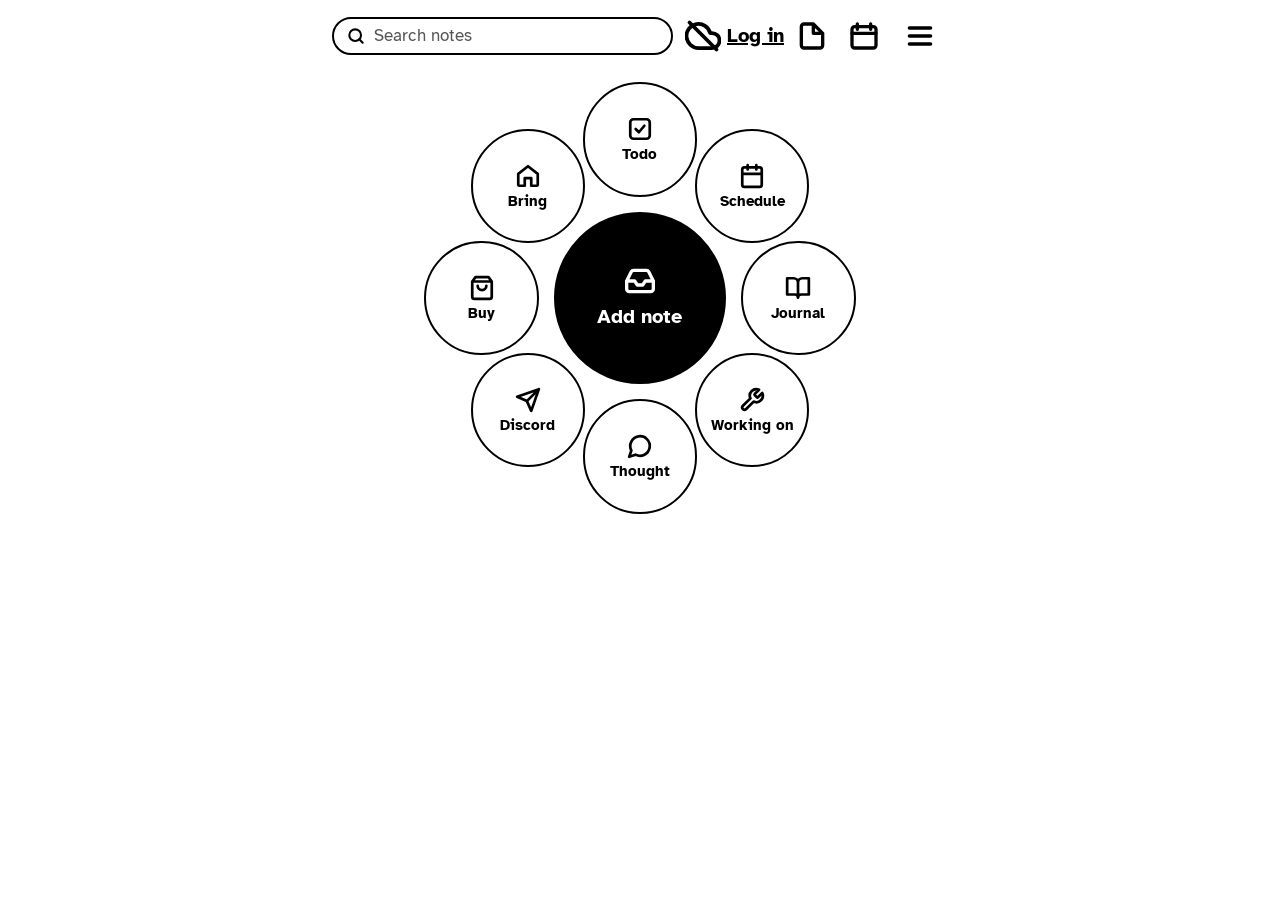
<file: index.html>
<!doctype html>
<html lang="en">
<head>
  <meta charset="utf-8">
  <!-- resizes-content: when the keyboard opens, the page shrinks to fit above it -->
  <meta name="viewport" content="width=device-width, initial-scale=1, interactive-widget=resizes-content">
  <script>
    // Phones that report a wider CSS screen than a Pixel (the Boox is ~500px) draw everything small; pin them to 412px.
    (() => {
      const meta = document.querySelector('meta[name=viewport]'), base = meta.content;
      const fit = () => {
        const narrow = Math.min(screen.width, screen.height), portrait = screen.height > screen.width;
        meta.content = portrait && narrow > 430 && narrow < 600 ? base.replace('width=device-width, initial-scale=1', 'width=412') : base;
      };
      fit();
      addEventListener('orientationchange', fit);
    })();
  </script>
  <meta name="theme-color" content="#ffffff">
  <title>Dash</title>
  <link rel="manifest" href="manifest.json">
  <link rel="icon" href="icons/icon-192.png">
  <link rel="stylesheet" href="style.css">
</head>
<body>
  <section id="home">
    <div class="sync-row">
      <div class="search-row">
        <input id="search" type="search" placeholder="Search notes" autocomplete="off" enterkeyhint="search">
        <button id="search-clear" class="quiet" hidden>Clear</button>
      </div>
      <span id="sync-status" role="button"></span>
      <button id="transfer-btn" type="button" aria-label="Transfer"><svg viewBox="0 0 24 24" width="32" height="32" fill="none" stroke="currentColor" stroke-width="2.5" stroke-linecap="round" stroke-linejoin="round" aria-hidden="true"><path d="M13 3H6a2 2 0 0 0-2 2v14a2 2 0 0 0 2 2h12a2 2 0 0 0 2-2V10l-7-7zM13 3v7h7"/></svg></button>
      <a id="planner-link" href="plan.html" aria-label="Week planner"><svg viewBox="0 0 24 24" width="32" height="32" fill="none" stroke="currentColor" stroke-width="2.5" stroke-linecap="round" stroke-linejoin="round" aria-hidden="true"><rect x="3" y="5" width="18" height="16" rx="2"/><path d="M7 3v4m10-4v4M3 10h18"/></svg></a>
      <button id="menu-btn" aria-label="Menu" aria-expanded="false" aria-controls="menu"><svg viewBox="0 0 24 24" width="32" height="32" fill="none" stroke="currentColor" stroke-width="2.5" stroke-linecap="round" aria-hidden="true"><path d="M4 6h16M4 12h16M4 18h16"/></svg></button>
      <div id="menu" hidden>
        <button id="add-project-btn">New project</button>
        <button id="export-btn">Export</button>
        <button id="help-btn">Help</button>
        <button id="refresh-btn">Hard refresh</button>
        <button id="login-btn">Log in</button>
      </div>
    </div>
    <!-- Today's schedule around now (schedule.js) and, beside it, a few to-dos
         (home.js). Tapping either opens it. -->
    <div id="glance">
      <div id="home-schedule" role="button" hidden></div>
      <div id="home-todos" role="button" hidden></div>
    </div>
    <div id="search-results" hidden></div>
    <div id="categories">
      <!-- home.js puts the eight built-in categories around Add note. -->
      <div id="flower">
        <button id="add-any-btn" class="primary"><svg viewBox="0 0 24 24" width="32" height="32" fill="none" stroke="currentColor" stroke-width="2.5" stroke-linecap="round" stroke-linejoin="round" aria-hidden="true"><path d="M22 12h-6l-2 3h-4l-2-3H2M5.45 5.11L2 12v6a2 2 0 0 0 2 2h16a2 2 0 0 0 2-2v-6l-3.45-6.89A2 2 0 0 0 16.76 4H7.24a2 2 0 0 0-1.79 1.11z"/></svg>Add note</button>
      </div>
      <div id="projects"></div>
    </div>
  </section>

  <section id="login" hidden>
    <div class="bar">
      <button class="back" aria-label="Back"><svg viewBox="0 0 24 24" width="30" height="30" fill="none" stroke="currentColor" stroke-width="3" stroke-linecap="round" stroke-linejoin="round" aria-hidden="true"><path d="M15 5l-7 7 7 7"/></svg></button>
      <h1>Log in</h1>
    </div>
    <p>Log in with the same email on each device to sync notes between them.</p>
    <form id="email-form">
      <input id="email" type="email" autocomplete="email" placeholder="Email" required>
      <button class="primary">Send code</button>
    </form>
    <form id="code-form" hidden>
      <p id="code-sent"></p>
      <input id="code" inputmode="numeric" autocomplete="one-time-code" placeholder="Code from email" required>
      <button class="primary">Log in</button>
    </form>
    <p id="login-msg"></p>
  </section>

  <section id="help" hidden>
    <div class="bar">
      <h1>Help</h1>
      <button class="back" aria-label="Back"><svg viewBox="0 0 24 24" width="30" height="30" fill="none" stroke="currentColor" stroke-width="3" stroke-linecap="round" stroke-linejoin="round" aria-hidden="true"><path d="M15 5l-7 7 7 7"/></svg></button>
    </div>
    <p>Tap a category to read it, hold one to write. Notes save on this device, and sync to your other devices if you log in.</p>
    <ul>
      <li><b>Add note</b> writes without picking a category. Start a note with its folder (<i>bring blender</i>, <i>thought …</i>, <i>journal …</i>, a project's name) and it goes there, minus that word. <i>I think …</i> goes to Thought and <i>today was …</i> to Journal, word kept. Anything else goes to Todo.</li>
      <li>A note that's already in its category isn't added twice.</li>
      <li><b>Hold</b> a category until it turns black, then let go, to write. <b>Enter</b> adds the note and starts the next one. <b>Save</b> or your phone's back button saves what's left and goes back.</li>
      <li>The cloud at the top shows sync: a tick when synced, a line through it when not. Tap it for details.</li>
      <li>Tap the calendar icon to open the <b>Week planner</b>.</li>
      <li><b>Show times</b> is remembered for each category separately.</li>
      <li>On the notes screen, <b>double-tap</b> or <b>hold</b> blank space to go back.</li>
      <li><b>Search</b> looks through every category. Tap a category heading in the results to open it.</li>
      <li>Deleting a note or discarding a draft shows an <b>Undo</b>.</li>
      <li><b>Back burner</b> is the lower half of Working on, for goals set aside for later. <b>↓</b> on a Working on note (or the flame on a Todo note) moves it there and <b>↑</b> moves it back up. Tap its heading to fold it away. Add note files <i>back burner …</i> there.</li>
      <li>In <b>Todo</b>, <b>Buy</b>, <b>Bring</b>, <b>Working on</b>, <b>Back burner</b>, <b>Discord</b> and your projects, the tick marks a note done. To delete one instead, swipe it sideways.</li>
      <li><b>Discord</b> notes like <b>alex see you at 6</b> are sent as DMs by the DashSender plugin (see the README) once Discord is open and they're 2 minutes old. Sent ones are listed under <b>Sent</b>; a failed one is rewritten starting with <b>!</b>.</li>
      <li>On the home screen, <b>hold</b> a to-do until it turns black, then let go, to mark it done.</li>
      <li><b>Replace</b> (the two arrows next to Delete) deletes a note and opens the text box for a new one, for ticking off a task and writing the next. Todo, Journal, Thought, Bring, Working on and Back burner don't have it.</li>
      <li>Tap the document icon to open <b>Transfer</b>, which has three blank text boxes for copying text between computers. Paste into one, then open it on the other computer and tap <b>Copy</b>. Bookmark <b>/#transfer/1</b>, <b>/#transfer/2</b> or <b>/#transfer/3</b> to open a box directly. They sync when you're logged in, and stay until you <b>Clear</b> them.</li>
      <li>Tap <b>Schedule</b> or today's schedule on the home screen to open the <b>Week planner</b>. To write a schedule as text, hold <b>Schedule</b> or tap <b>Paste</b> in the planner, one line per block, like <i>9:00-11:30 Foosball</i>. A heading like <i>Mon</i> starts a day's schedule. Start a block title with <i>Fixed:</i> to keep its time.</li>
      <li>In <b>Todo</b>, to-dos already on a planner day sit under <b>Scheduled</b> with their day and time, and the home screen shows only the unscheduled ones.</li>
      <li>In the <b>Week planner</b>, drag a Todo onto an <b>To do</b> shelf or into a timeline, or tap a dashed suggestion to accept it. It leaves the planner's To Do while it's on a day, but the original stays in Dash's Todo. Renaming, deleting or ticking (in the block editor) a scheduled block does the same to its Todo. Click a day's name for <b>Template…</b> to pick, edit or create a day template (a blank one lets you add your own events) or <b>Woke at…</b> to restack after a late start, or <b>Routine</b> to pick a template for each day of the week, or click a goal to set its weekly hours. Dropping or stretching a block onto others pushes them (and whatever follows) down, skipping pinned blocks, which never move unless you drag them (and dragging keeps the pin; only the block editor's Pin box removes it); deleting or shrinking one leaves a gap instead of pulling the rest up. The planner saves to your Schedule by itself a second after each change, and items you add there also go into Todo. To reschedule without dragging, open a block and change its <b>Day</b> or <b>Starts</b>, or tap <b>+15m</b>, <b>Later today</b>, <b>Tomorrow</b> or <b>To do</b>. On a phone, swipe sideways to change day and hold a block before dragging it.</li>
      <li>Drop a block just above another to finish before it with the required break. Routines, meals and buffers can touch the blocks on either side. Other sessions get 5 minutes afterward if under 35 minutes, or 10 minutes if 35 minutes or longer. A tight drop can shorten a session to 70% of its original length. If it cannot fit, choose a highlighted opening or skip the outgoing break when offered.</li>
    </ul>
    <h2>On a computer</h2>
    <ul>
      <li><b>Esc</b> goes back, saving what's in the text box. On the home screen it clears the search.</li>
      <li><b>Ctrl+Enter</b> or <b>Ctrl+S</b> saves the text box and goes back, even in a schedule.</li>
      <li><b>A</b> or <b>E</b> opens the text box: Add note on the home screen, or the category you're reading.</li>
      <li><b>1</b> to <b>8</b> on the home screen open Todo, the Week planner, Journal, Working on, Thought, Discord, Buy and Bring. <b>/</b> goes to the search box.</li>
      <li>On the notes screen, <b>↓</b> <b>↑</b> pick a note. <b>X</b> ticks it off (or deletes it where there's no tick), <b>Delete</b> deletes it, <b>R</b> replaces it and <b>B</b> moves it to or from Back burner.</li>
      <li><b>T</b> shows or hides times. <b>U</b> or <b>Ctrl+Z</b> is Undo. <b>?</b> opens this help.</li>
    </ul>
    <p><a href="https://github.com/sunnwydays/quick-notes" target="_blank" rel="noopener">GitHub</a></p>
  </section>

  <section id="editor" hidden>
    <div class="bar">
      <h1 id="editor-title"></h1>
      <button id="discard-btn">Discard</button>
      <button id="save-btn" class="primary">Save</button>
    </div>
    <div id="editor-tools" class="tools"></div>
    <div id="editor-recent"></div>
    <textarea id="text" autocapitalize="sentences"></textarea>
  </section>

  <!-- Three blank text boxes for copying text between computers (transfer.js). -->
  <section id="transfer" hidden>
    <div class="bar">
      <h1 id="transfer-title"></h1>
      <button class="back" aria-label="Back"><svg viewBox="0 0 24 24" width="30" height="30" fill="none" stroke="currentColor" stroke-width="3" stroke-linecap="round" stroke-linejoin="round" aria-hidden="true"><path d="M15 5l-7 7 7 7"/></svg></button>
    </div>
    <div class="tools">
      <div id="pad-tabs"></div>
      <button id="pad-prev-btn" class="quiet">Previous</button>
      <button id="pad-copy-btn" class="quiet">Copy</button>
      <button id="pad-clear-btn" class="quiet">Clear</button>
    </div>
    <p id="pad-status" role="status"></p>
    <textarea id="pad" autocapitalize="off" autocorrect="off" spellcheck="false" aria-label="Transfer text"></textarea>
  </section>

  <section id="entries" hidden>
    <div class="bar">
      <h1 id="entries-title"></h1>
      <button id="add-btn">Add</button>
      <button class="back" aria-label="Back"><svg viewBox="0 0 24 24" width="30" height="30" fill="none" stroke="currentColor" stroke-width="3" stroke-linecap="round" stroke-linejoin="round" aria-hidden="true"><path d="M15 5l-7 7 7 7"/></svg></button>
    </div>
    <div class="tools">
      <button id="remove-project-btn" class="quiet" hidden>Remove project</button>
      <button id="copy-btn" class="quiet">Copy all</button>
      <button id="times-btn" class="quiet">Show times</button>
    </div>
    <div id="entries-list"></div>
  </section>

  <div id="undo-bar" hidden>
    <span id="undo-msg"></span>
    <button id="undo-btn">Undo</button>
  </div>


  <script src="data.js"></script>
  <script src="views.js"></script>
  <script src="gestures.js"></script>
  <script src="home.js"></script>
  <script src="search.js"></script>
  <script src="editor.js"></script>
  <script src="autofile.js"></script>
  <script src="entries.js"></script>
  <script src="transfer.js"></script>
  <script src="plan-engine.js"></script>
  <script src="schedule.js"></script>
  <script src="export.js"></script>
  <script src="sync.js"></script>
  <script src="login.js"></script>
  <script src="help.js"></script>
  <script src="keys.js"></script>
  <script src="main.js"></script>
</body>
</html>
</file>
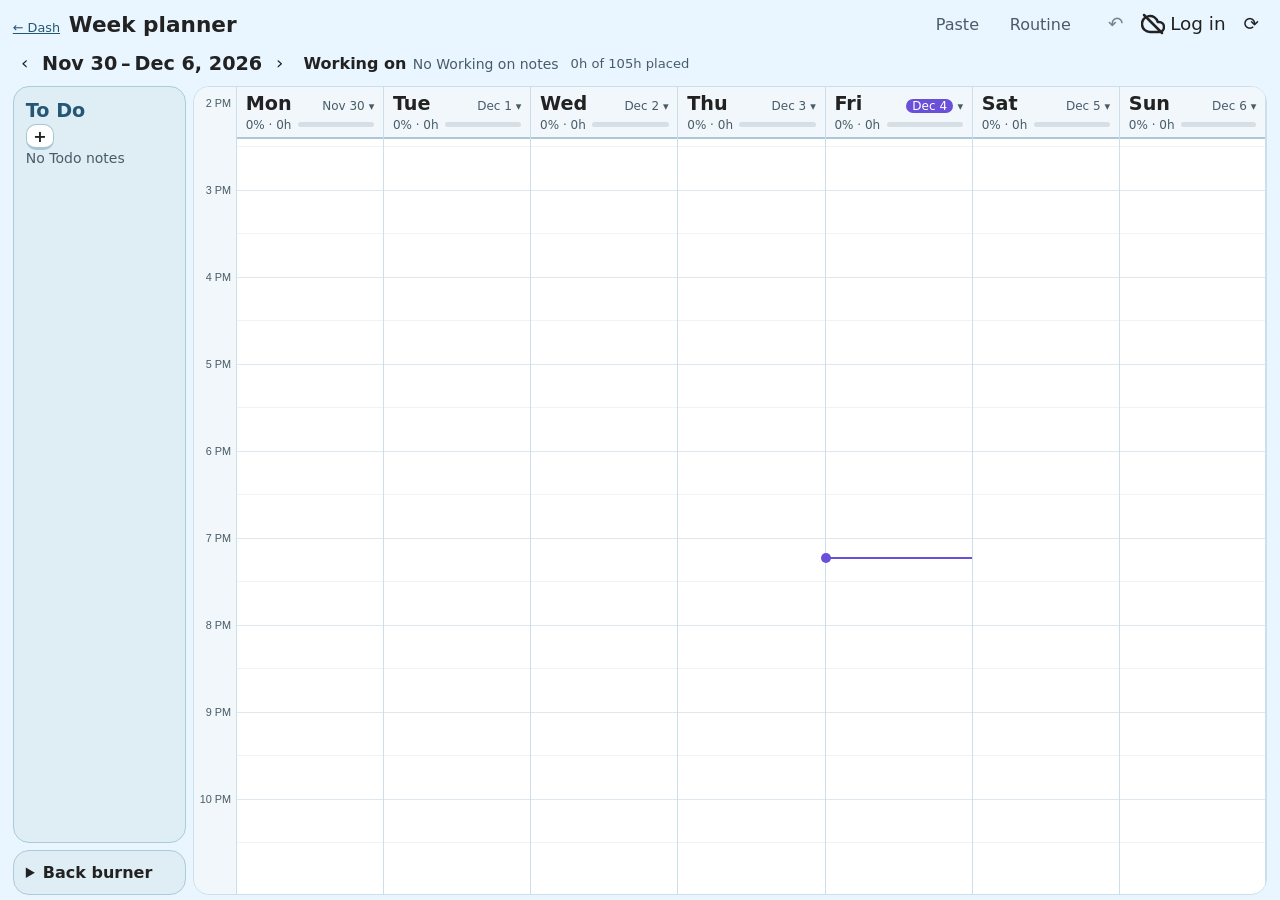
<file: plan.html>
<!doctype html>
<html lang="en">
<head>
  <meta charset="utf-8">
  <meta name="viewport" content="width=device-width, initial-scale=1">
  <script>
    // Phones that report a wider CSS screen than a Pixel (the Boox is ~500px) draw everything small; pin them to 412px.
    (() => {
      const meta = document.querySelector('meta[name=viewport]'), base = meta.content;
      const fit = () => {
        const narrow = Math.min(screen.width, screen.height), portrait = screen.height > screen.width;
        meta.content = portrait && narrow > 430 && narrow < 600 ? base.replace('width=device-width, initial-scale=1', 'width=412') : base;
      };
      fit();
      addEventListener('orientationchange', fit);
    })();
  </script>
  <meta name="theme-color" content="#eaf6ff">
  <title>Week planner - Dash</title>
  <link rel="icon" href="icons/icon-192.png">
  <link rel="stylesheet" href="plan.css">
</head>
<body>
  <main id="planner">
    <header class="masthead">
      <div class="planner-title">
        <a class="dash-link" href="./">← Dash</a>
        <h1>Week planner</h1>
      </div>
      <div class="actions">
        <button id="plan-paste" class="quiet" type="button" title="Paste a schedule written as text">Paste</button>
        <button id="week-routine" class="quiet" type="button" title="Pick a template for each day this week">Routine</button>
        <span class="system-actions">
          <button id="plan-undo-btn" class="icon" type="button" aria-label="Undo" title="Undo" disabled>↶</button>
          <button id="sync-status" class="icon" type="button"></button>
          <button id="login-btn" type="button" hidden>Log in</button>
          <button id="hard-refresh" class="icon" type="button" aria-label="Hard refresh" title="Hard refresh">⟳</button>
        </span>
      </div>
    <div id="drag-zones" aria-hidden="true" hidden><div id="drag-todo"><svg viewBox="0 0 24 24" width="26" height="26" fill="none" stroke="currentColor" stroke-width="2.2" stroke-linecap="round" stroke-linejoin="round"><path d="M9 14 4 9l5-5M4 9h11a5 5 0 0 1 0 10h-3"/></svg><span>To do</span></div><div id="drag-missed"><svg viewBox="0 0 24 24" width="26" height="26" fill="none" stroke="currentColor" stroke-width="2.2" stroke-linecap="round" stroke-linejoin="round"><path d="M5 12h14M13 6l6 6-6 6"/></svg><span>Missed</span></div><div id="drag-trash"><svg viewBox="0 0 24 24" width="26" height="26" fill="none" stroke="currentColor" stroke-width="2.2" stroke-linecap="round" stroke-linejoin="round"><path d="M3 6h18M8 6V4h8v2M6 6l1 14h10l1-14M10 10v6M14 10v6"/></svg><span>Delete</span></div></div>
    </header>
    <div class="week-overview">
      <div class="week-nav">
        <button id="week-prev" class="icon" type="button" aria-label="Previous week">‹</button>
        <h2 id="week-range"></h2>
        <button id="week-next" class="icon" type="button" aria-label="Next week">›</button>
        <button id="week-today" class="quiet" type="button" hidden>This week</button>
      </div>
      <p class="muted" id="plan-status" role="status"></p>
      <p id="up-next" hidden></p>
      <section id="goals" aria-label="Working on"></section>
      <p class="muted" id="week-stats"><span id="week-load"></span></p>
      <section id="drop-choices" aria-label="Rescheduling options" aria-live="polite" hidden></section>
    </div>
    <nav id="day-tabs" aria-label="Day"></nav>
    <div class="board">
      <aside id="tray" class="tray"></aside>
      <div class="board-scroll">
        <section id="week" aria-labelledby="week-range"></section>
      </div>
    </div>
  </main>
  <section id="login" class="panel" aria-labelledby="login-title" hidden>
    <button id="login-back" type="button">← Planner</button>
    <h1 id="login-title">Log in</h1>
    <p>Use the same email as Dash to sync your notes.</p>
    <form id="email-form">
      <label>Email <input id="email" type="email" autocomplete="email" required></label>
      <button class="primary">Send code</button>
    </form>
    <form id="code-form" hidden>
      <p id="code-sent"></p>
      <label>Code <input id="code" inputmode="numeric" autocomplete="one-time-code" required></label>
      <button class="primary">Log in</button>
    </form>
    <p id="login-msg" role="status"></p>
  </section>
  <dialog id="block-editor" aria-labelledby="block-editor-title">
    <form id="block-form">
      <div class="editor-head">
        <h2 id="block-editor-title">Add item</h2>
        <button id="block-done" class="icon" type="button" aria-label="Done" title="Done"><svg viewBox="0 0 24 24" width="22" height="22" fill="none" stroke="currentColor" stroke-width="2.5" stroke-linecap="round" stroke-linejoin="round" aria-hidden="true"><path d="M4 12l5 5L20 6"/></svg></button>
        <button id="block-delete" class="icon" type="button" aria-label="Delete" title="Delete"><svg viewBox="0 0 24 24" width="22" height="22" fill="none" stroke="currentColor" stroke-width="2.5" stroke-linecap="round" stroke-linejoin="round" aria-hidden="true"><path d="M3 6h18M8 6V4h8v2M6 6l1 14h10l1-14M10 10v6M14 10v6"/></svg></button>
        <label id="block-pin" class="icon pin-toggle" title="Pin at this time"><input name="pin" type="checkbox" aria-label="Pin"><span aria-hidden="true">📌</span></label>
      </div>
      <label>Item<textarea name="text" rows="1" required autofocus placeholder="e.g. Gym, or Lab 3 intro written"></textarea></label>
      <p id="block-hint" class="muted" role="status" hidden></p>
      <p id="block-where" class="muted"></p>
      <div id="block-main-row" class="field-row">
        <label id="block-length">Length <input name="size" type="number" min="5" max="720" required data-scrub></label>
        <label>Goal <select name="goal"></select></label>
      </div>
      <div id="block-when" class="field-row">
        <label>Day <select id="block-day" name="day"></select></label>
        <label id="block-start">Starts <input name="time" type="time"></label>
      </div>
      <div id="block-quick" class="quick-row" aria-label="Reschedule">
        <button type="button" class="quiet" data-quick="later15">+15m</button>
        <button type="button" class="quiet" data-quick="later">Later today</button>
        <button type="button" class="quiet" data-quick="tomorrow">Tomorrow</button>
        <button type="button" class="quiet" data-quick="tray">To do</button>
      </div>
      <details id="block-more">
        <summary>More</summary>
        <div class="more-fields">
          <label>Next <input name="next" placeholder="First step for the next block"></label>
          <div class="field-row">
            <div>
              <div class="kind-heading">
                <label for="block-kind">Kind</label>
                <button type="button" id="kind-info" aria-label="Which kinds skip breaks?" aria-expanded="false" aria-controls="kind-help">&#9432;</button>
              </div>
              <select id="block-kind" name="kind"></select>
            </div>
          </div>
          <p id="kind-help" class="muted" hidden></p>
          <label id="block-copy-row">Copy to <select id="block-copy"></select></label>
        </div>
      </details>
      <p id="block-error" class="warning" role="alert" hidden></p>
      <button id="block-openings" type="button" hidden>See other openings</button>
      <div class="actions">
        <button type="submit" class="primary">Apply</button>
        <button id="block-cancel" type="button">Cancel</button>
        <button id="block-buffer" type="button" class="quiet" title="Add this time as a Buffer">Buffer</button>
      </div>
    </form>
  </dialog>
  <dialog id="routine-editor" aria-labelledby="routine-title">
    <form id="routine-form">
      <h2 id="routine-title">Week routine</h2>
      <div class="routine-grid">
        <div id="routine-days" class="routine-days"></div>
        <div id="routine-choices" class="choices"></div>
      </div>
      <p class="muted">Templates that need an event time (exam, game) aren't listed here. Set those with Template… in the day's menu.</p>
      <p id="routine-error" class="warning" role="alert" hidden></p>
      <div class="actions">
        <button class="primary">Apply routine</button>
        <button id="routine-cancel" type="button">Cancel</button>
      </div>
    </form>
  </dialog>
  <dialog id="template-editor" aria-labelledby="template-title">
    <form id="template-form">
      <h2 id="template-title">Day template</h2>
      <div id="template-choices" class="choices"></div>
      <div class="actions">
        <button id="template-edit" type="button">Edit template</button>
        <button id="template-new" type="button">New template</button>
      </div>
      <div id="event-fields" hidden>
        <label>Event name <input name="event"></label>
        <div class="field-row">
          <label>Starts <input name="start" type="time"></label>
          <label>Length <input name="duration" type="number" min="5" max="720" data-scrub></label>
        </div>
      </div>
      <p id="template-error" class="warning" role="alert" hidden></p>
      <div class="actions">
        <button class="primary">Apply template</button>
        <button id="template-cancel" type="button">Cancel</button>
      </div>
    </form>
  </dialog>
  <dialog id="template-def" aria-labelledby="template-def-title">
    <form id="template-def-form">
      <h2 id="template-def-title">Edit template</h2>
      <label>Name <input name="name" required maxlength="40"></label>
      <label>What it does <input name="hint" maxlength="140" placeholder="Optional"></label>
      <div class="field-row">
        <label>Wake <input name="wake" type="time" required></label>
        <label class="check"><input name="event" type="checkbox"> Asks for an event</label>
      </div>
      <div class="template-layout">
        <div class="panel template-day-scroll">
          <div id="template-day" class="timeline"></div>
        </div>
        <div class="template-side">
          <p id="template-block-hint" class="muted">Click or drag on the day to add a block. Drag a block to move it; tap it to edit.</p>
          <div id="template-block" class="template-block" hidden>
            <label>Title <input data-f="text" maxlength="80" placeholder="e.g. Gym"></label>
            <label>Starts <input data-f="time" type="time"></label>
            <label>Length <input data-f="mins" type="number" min="5" max="960" data-scrub></label>
            <label>Kind <select data-f="kind"></select></label>
            <label class="check"><input data-f="pin" type="checkbox"> Pinned event</label>
            <button id="template-block-delete" type="button">Remove block</button>
          </div>
        </div>
      </div>
      <p id="template-def-error" class="warning" role="alert" hidden></p>
      <div class="actions">
        <button type="submit" class="primary">Save template</button>
        <button id="template-def-cancel" type="button">Cancel</button>
        <button id="template-def-delete" type="button">Delete</button>
      </div>
    </form>
  </dialog>
  <dialog id="goal-editor" aria-labelledby="goal-title">
    <form id="goal-form">
      <h2 id="goal-title">Goal budget</h2>
      <label>Weekly hours <input name="hours" type="number" min="0" max="168" step="0.25" placeholder="No budget"></label>
      <label>Colour <select name="colour"></select></label>
      <div class="actions">
        <button class="primary">Apply</button>
        <button id="goal-cancel" type="button">Cancel</button>
      </div>
    </form>
  </dialog>
  <dialog id="paste-editor" aria-labelledby="paste-title">
    <form id="paste-form">
      <h2 id="paste-title">Paste schedule</h2>
      <p class="muted">One line per block, like <i>9:00-11:30 Foosball</i>. A heading like <i>Mon</i> starts that day; without one it's today. Start a title with <i>Fixed:</i> to pin it.</p>
      <textarea name="text" rows="10" required aria-label="Schedule text"></textarea>
      <p id="paste-error" class="warning" role="alert" hidden></p>
      <div class="actions">
        <button type="submit" class="primary">Replace days</button>
        <button id="paste-cancel" type="button">Cancel</button>
      </div>
    </form>
  </dialog>
  <dialog id="restack-editor" aria-labelledby="restack-title">
    <form id="restack-form">
      <h2 id="restack-title">Woke at…</h2>
      <p id="restack-text" class="muted"></p>
      <label>Time <input name="time" type="time" required autofocus></label>
      <div class="actions">
        <button type="submit" class="primary">Restack day</button>
        <button id="restack-cancel" type="button">Cancel</button>
      </div>
    </form>
  </dialog>
  <script src="data.js"></script>
  <script src="gestures.js"></script>
  <script src="sync.js"></script>
  <script src="login.js"></script>
  <script src="plan-engine.js"></script>
  <script src="schedule.js"></script>
  <script src="plan.js"></script>
</body>
</html>
</file>
<file: style.css>
/* E-ink friendly: pure black on white, no shadows, gradients, transitions or hover effects.
   Three kinds of button: solid black for the main action (.primary), a 2px outline for the
   rest, and plain bold text or an icon for minor ones (.quiet), so the screen isn't all boxes. */
* { box-sizing: border-box; }
/* Chrome's own button styling can fade colour changes; make them instant. */
*, *::before, *::after { transition: none !important; animation: none !important; }
[hidden] { display: none !important; }

/* Self-hosted (and cached by sw.js) so they work offline. Atkinson Hyperlegible for the
   interface, Literata (designed for e-readers) for the notes themselves. Latin only;
   other scripts fall back to the system font. */
@font-face { font-family: 'Atkinson'; src: url(fonts/atkinson-400.woff2) format('woff2'); font-weight: 400; font-display: swap; }
@font-face { font-family: 'Atkinson'; src: url(fonts/atkinson-700.woff2) format('woff2'); font-weight: 700; font-display: swap; }
@font-face { font-family: 'Literata'; src: url(fonts/literata.woff2) format('woff2'); font-weight: 200 900; font-display: swap; }

html, body { margin: 0; background: #fff; color: #000; }
body {
  font: 20px/1.4 Atkinson, system-ui, sans-serif;
  -webkit-tap-highlight-color: transparent;
}
h1, h2 { font-weight: 700; letter-spacing: -0.01em; line-height: 1.2; }
section { padding: 12px; max-width: 640px; margin: 0 auto; }

button {
  appearance: none;
  -webkit-appearance: none;
  font: inherit;
  color: #000;
  background: #fff;
  border: 2px solid #000;
  border-radius: 12px;
  padding: 10px 16px;
  min-height: 56px;
}
button.primary { background: #000; color: #fff; font-weight: 700; }
button.quiet { border-color: transparent; background: transparent; font-weight: 700; }

/* Each round tile: the icon, then the name under it, centred, with enough padding to keep it off the curve. */
#projects button, #flower button {
  display: flex; flex-direction: column; align-items: center; justify-content: center; gap: 4px;
  aspect-ratio: 1; min-height: 0; padding: 12px; border-radius: 50%; text-align: center; overflow-wrap: anywhere;
}
.tile-name { font-size: 17px; font-weight: 700; line-height: 1.1; }
.icon { display: flex; flex: none; }
.icon svg { display: block; }
/* Holding a category opens its editor, so don't select its label or show a callout. */
.tile { user-select: none; -webkit-user-select: none; -webkit-touch-callout: none; }

/* The flower and the projects reach 8px into the page's side padding on a phone, for
   bigger circles; on a wide screen they're 440px, centred. */
#flower, #projects { margin: 0 max(-8px, (100% - 440px) / 2); }

/* The built-ins: eight petals evenly round a larger Add note, the first at the top and
   the rest clockwise. Petals are 26% of the width and Add note 39%; the petals' centres
   are 36% of the width from its centre. Lefts and tops are % of the width, which is
   also the height. */
#flower { position: relative; aspect-ratio: 1; }
#flower .tile { position: absolute; width: 26%; padding: 8px; }
#flower .tile-name { font-size: 15px; }
#flower .tile:nth-child(1) { left: 37%; top: 1%; }
#flower .tile:nth-child(2) { left: 62.46%; top: 11.54%; }
#flower .tile:nth-child(3) { left: 73%; top: 37%; }
#flower .tile:nth-child(4) { left: 62.46%; top: 62.46%; }
#flower .tile:nth-child(5) { left: 37%; top: 73%; }
#flower .tile:nth-child(6) { left: 11.54%; top: 62.46%; }
#flower .tile:nth-child(7) { left: 1%; top: 37%; }
#flower .tile:nth-child(8) { left: 11.54%; top: 11.54%; }
#flower #add-any-btn { position: absolute; left: 30.5%; top: 30.5%; width: 39%; gap: 6px; font-size: 20px; }

/* Like the tiles, the whole page can't be selected while the finger from a long press is still down. */
body.still-held * { user-select: none !important; -webkit-user-select: none !important; -webkit-touch-callout: none !important; }

/* Projects: a zigzag of four circles a row, each a slightly different size, so they don't
   read as a grid. Each takes a quarter of the width; the bigger ones overlap their neighbours'
   quarters, which the up-down zigzag leaves room for. They overlap only a little, so
   the dips are shallow (2% of the width between neighbours) and a row is 37% of the
   width tall. A short last row is centred. All sizes and offsets are % of the width
   (at 404px, on a 412px phone: 109, 97, 105 and 93px circles). The last right margin
   is a hair short of 1% so rounding can't wrap the row. */
#projects { display: flex; flex-wrap: wrap; justify-content: center; align-items: flex-start; row-gap: 8px; }
#projects .tile { flex: none; padding: 8px; }
#projects .tile-name { font-size: 15px; }
#projects .tile:nth-child(4n+1) { width: 27%; margin: 0 -1%; }
#projects .tile:nth-child(4n+2) { width: 24%; margin: 13% 0.5% 0; }
#projects .tile:nth-child(4n+3) { width: 26%; margin: 1.8% -0.5% 0; }
#projects .tile:nth-child(4n+4) { width: 23%; margin: 12.2% 0.95% 0 1%; }
/* Divider between the built-in categories and projects. */
#projects:not(:empty) { padding-top: 20px; margin-top: 20px; border-top: 4px solid #000; }

.bar { display: flex; align-items: center; gap: 12px; margin-bottom: 12px; }
.bar h1 { flex: 1; min-width: 0; margin: 0; font-size: 26px; overflow-wrap: anywhere; display: flex; align-items: center; gap: 10px; }
/* Back is a ‹ icon, square so it's still a full-size tap target. */
.back { display: flex; align-items: center; justify-content: center; width: 56px; padding: 0; flex: none; }
.back svg { display: block; }

#editor, #transfer { display: flex; flex-direction: column; height: 100vh; height: 100dvh; }
/* Recent notes read from the top, newest first, laid out like the notes screen; an
   empty tools row stands in for its one so the notes start at the same height.
   They take up to half the height and scroll; the text box fills the rest. */
#editor-recent { flex: 0 1 auto; max-height: 50%; min-height: 0; overflow-y: auto; margin-bottom: 8px; }
/* Stands in for the action buttons and their gaps, so each
   note wraps and spaces as it does on the notes screen. */
#editor-recent .entry::after { content: ''; flex: none; width: 100px; height: 44px; }
#editor-recent.checks-off .entry::after { width: 94px; }
#editor-recent.no-replace .entry::after { width: 44px; }
#editor-recent.moves .entry::after { width: 150px; }
#editor-recent.moves.no-replace .entry::after { width: 94px; }
#editor textarea, #pad {
  flex: 1 1 0;
  min-height: 120px;
  width: 100%;
  font: 22px/1.5 Literata, Georgia, serif;
  color: #000;
  background: #fff;
  /* Just rules above and below the writing, like a page, rather than a box. The
     top one sets what's being written apart from the saved notes above it. */
  border: 0;
  border-top: 2px solid #000;
  border-bottom: 3px solid #000;
  border-radius: 0;
  padding: 8px 4px;
  resize: none;
  outline: none;
}

#editor-tools { min-height: 44px; }
/* Long text: the box gets the whole screen (editor.js fitText). */
#editor.full #editor-tools, #editor.full #editor-recent { display: none; }

.tools { display: flex; flex-wrap: wrap; justify-content: flex-end; gap: 8px; margin-bottom: 16px; }
.tools button { min-height: 44px; padding: 4px 12px; font-size: 16px; }
/* The Transfer screen's pad numbers, on the left; the chosen one is solid black. */
#pad-status { margin: 0 0 8px; font-size: 16px; }
#pad-tabs { display: flex; gap: 8px; margin-right: auto; }
#pad-tabs button { min-width: 48px; font-weight: 700; }
#pad-tabs button[aria-pressed='true'] { background: #000; color: #fff; }

/* Text on the left, Replace and Delete on the right; the time (if shown) sits above the text.
   Divider lines between notes only appear when times are shown.
   Every other note gets a grey band so neighbours are easy to tell apart. */
.entry { display: flex; align-items: center; gap: 12px; padding: 4px 4px 4px 8px; }
.entry:nth-child(even) { background: #d4d4d4; }
/* Swiped sideways to delete (gestures.js), so the browser only gets vertical scrolling. */
.entry.swipe { touch-action: pan-y pinch-zoom; }
.with-times .entry { border-bottom: 2px solid #000; padding-top: 8px; padding-bottom: 8px; }
.entry-body { flex: 1; min-width: 0; }
/* The folder a note went to, above it in the Add note editor. */
.entry-folder { display: flex; align-items: center; gap: 6px; font-size: 15px; font-weight: 700; }
.entry time { display: block; font-size: 15px; font-weight: 700; font-variant-numeric: tabular-nums; }
.entry p { margin: 0; font-family: Literata, Georgia, serif; line-height: 1.45; white-space: pre-wrap; overflow-wrap: anywhere; }
.entry .entry-btn {
  display: flex; align-items: center; justify-content: center; flex: none;
  width: 44px; height: 44px; min-height: 0; padding: 0;
}
.entry.swipe .entry-btn + .entry-btn:last-child { margin-inline-start: -6px; }
.entry-btn svg { display: block; }
/* Picked with the arrow keys on a computer (entries.js). */
.entry.picked { outline: 3px solid #000; outline-offset: -3px; }

/* Pinned to the bottom of the screen; the page gets extra room so the banner never covers the last thing on it. */
#undo-bar {
  position: fixed; left: 12px; right: 12px; bottom: 12px; max-width: 616px; margin: 0 auto;
  display: flex; align-items: center; justify-content: space-between; gap: 12px;
  background: #000; color: #fff; border-radius: 12px; padding: 8px 8px 8px 16px;
}
#undo-bar button { min-height: 44px; padding: 4px 16px; font-weight: 700; }
body:has(#undo-bar:not([hidden])) > section { padding-bottom: 88px; }

/* Search box on the home screen, small, on the sync icon's row (it's rarely used);
   its results replace the category buttons. */
.search-row { flex: 1; min-width: 0; display: flex; gap: 4px; margin-right: 8px; }
/* A pill with a magnifier inside it. */
.search-row input {
  flex: 1; min-width: 0; -webkit-appearance: none; appearance: none;
  min-height: 38px; padding: 2px 12px 2px 40px; font-size: 17px; border-radius: 999px;
  background: #fff url("data:image/svg+xml,%3Csvg xmlns='http://www.w3.org/2000/svg' width='24' height='24' viewBox='0 0 24 24' fill='none' stroke='%23000' stroke-width='2.5' stroke-linecap='round'%3E%3Ccircle cx='11' cy='11' r='7'/%3E%3Cpath d='M20 20l-4-4'/%3E%3C/svg%3E") no-repeat 12px center / 20px;
}
.search-row input::placeholder { color: #555; opacity: 1; }
.search-row input::-webkit-search-cancel-button { -webkit-appearance: none; display: none; }
#search-clear { min-height: 38px; padding: 4px 8px; font-size: 17px; }
#search-results { margin-bottom: 12px; }

/* The newest to-dos under the top row: plain lines in the notes' font, not boxes,
   so they read as something to look at rather than more buttons. */
/* Two columns, to-dos and today's schedule, or one when either is empty. */
#glance { display: flex; align-items: flex-start; gap: 10px; margin-bottom: 6px; }
#glance > * { flex: 1 1 0; min-width: 0; padding: 0 0 2px; }
#home.searching #glance { display: none; }
#home-schedule:not([hidden]) + #home-todos { border-left: 2px solid #000; padding-left: 10px; }
.glance-head { display: flex; align-items: center; gap: 6px; padding-left: 4px; font-size: 15px; font-weight: 700; margin-bottom: 2px; }
/* Each line is a button only so it can be held to tick it off; it turns black (.primary) when held long enough. */
.todo-line {
  display: flex; align-items: baseline; gap: 6px; width: 100%; min-height: 0; padding: 0 4px;
  border: 0; border-radius: 6px; text-align: left;
  font-family: Literata, Georgia, serif; font-size: 19px; font-weight: 400; line-height: 1.4;
  user-select: none; -webkit-user-select: none; -webkit-touch-callout: none;
}
button.todo-line.primary .todo-age { color: #fff; }
.todo-text { flex: 1; min-width: 0; white-space: nowrap; overflow: hidden; text-overflow: ellipsis; }
.todo-text::before { content: '• '; }
/* How old the oldest to-do is, as "9d". */
.todo-age { flex: none; font-family: Atkinson, system-ui, sans-serif; font-size: 14px; font-weight: 700; color: #555; }
/* A schedule block on one line: its start time, then its first line. The one on now
   is black and the one before it grey. */
.glance-block, .glance-free { display: flex; align-items: baseline; gap: 6px; margin: 0; padding: 0 4px; border-radius: 6px; line-height: 1.4; }
.glance-block time { flex: none; font-size: 14px; font-weight: 700; font-variant-numeric: tabular-nums; }
.glance-text { flex: 1; min-width: 0; font-family: Literata, Georgia, serif; font-size: 19px; white-space: nowrap; overflow: hidden; text-overflow: ellipsis; }
.glance-block.now { background: #000; color: #fff; }
.glance-block.done { color: #555; }
.glance-free { font-size: 15px; font-weight: 700; }
/* Bigger and more spaced out when there's spare height on a phone (fitGlance in home.js). */
.todo-line, .glance-text { font-size: var(--glance-font, 19px); }
.todo-line, .glance-block, .glance-free { padding-top: var(--glance-pad, 0); padding-bottom: var(--glance-pad, 0); }
.group-head {
  display: flex; align-items: center; gap: 10px; width: 100%; margin: 12px 0 4px; min-height: 48px; padding: 6px 12px;
  text-align: left; font-weight: 700; background: #000; color: #fff;
}

/* Kept on the far left, away from Copy all and Show times. */
#remove-project-btn { margin-right: auto; }
.empty { font-style: italic; }
.sent-head { margin: 24px 0 8px; font-size: 18px; }
.todo-when { display: block; margin-top: 2px; font-size: 15px; color: #555; }
.show-past { margin-top: 4px; padding-left: 0; color: #555; }
/* Back burner, under Working on: a rule and its heading set it apart. */
.burner-head { display: flex; justify-content: space-between; align-items: center; margin-top: 24px; border-top: 3px solid #000; padding-top: 4px; }
.burner-head button { display: flex; align-items: center; gap: 8px; min-height: 44px; padding: 4px 8px; font-size: 18px; }
.sent-item { margin: 0 0 8px; opacity: 0.7; }
.sent-item time { display: block; font-size: 15px; font-weight: 700; font-variant-numeric: tabular-nums; }
.sent-item p { margin: 0; }

#add-any-btn svg { display: block; flex: none; }

/* Search and its shortcuts, with the ☰ menu on the right. The row stays at the
   top while search results scroll. The menu drops down over the page below. */
.sync-row {
  position: sticky; top: 0; z-index: 1; background: #fff;
  display: flex; align-items: center; justify-content: flex-end; gap: 4px; margin-bottom: 12px;
}
#sync-status { display: flex; align-items: center; justify-content: center; gap: 6px; min-width: 48px; min-height: 48px; }
#sync-status .sync-login { font-weight: bold; text-decoration: underline; white-space: nowrap; }
#sync-status svg { display: block; }
#transfer-btn, #planner-link, #menu-btn {
  display: flex; align-items: center; justify-content: center;
  flex: none; width: 48px; min-height: 48px; padding: 0; border: 0; color: inherit;
}
#menu-btn { width: 56px; }
#menu-btn[aria-expanded='true'] { background: #000; color: #fff; }
/* Phones: the search shares the row with the buttons, widening over them
   while it has focus. */
@media (max-width: 440px) {
  .sync-row:has(.search-row:focus-within) > :is(#sync-status, #transfer-btn, #planner-link, #menu-btn) { display: none; }
  .sync-row .search-row { margin-right: 4px; }
  .sync-row .search-row:focus-within { margin-right: 0; }
}
#menu {
  position: absolute; top: 100%; right: 0; z-index: 2; min-width: 240px;
  display: flex; flex-direction: column; overflow: hidden;
  background: #fff; border: 2px solid #000; border-radius: 12px;
}
#menu button { border: 0; border-radius: 0; text-align: left; padding: 10px 20px; }
#menu button + button { border-top: 2px solid #000; }

#help h2 { margin: 20px 0 6px; font-size: 22px; }
#help p, #help ul { margin: 0 0 8px; }
#help ul { padding-left: 24px; }
#help li { margin-bottom: 6px; }

form { display: flex; flex-direction: column; gap: 12px; margin-top: 12px; }
input {
  font: inherit;
  width: 100%;
  min-height: 56px;
  color: #000;
  background: #fff;
  border: 2px solid #000;
  border-radius: 12px;
  padding: 12px;
  outline: none;
}
#login p { margin: 12px 0 0; }


/* Phones: home and login sit at the bottom of the display so everything is in thumb reach,
   except the sync row, which stays at the top of the home screen.
   The notes list reads from the top, with the title (and Add and Back on its right) pinned to the bottom of the
   screen (with the Undo banner just above it when it shows) while the notes scroll behind it.
   The editor's bar (title, Discard, Save) is styled the same so the title and buttons don't move when Add is
   tapped; it sits below the text box, just above the keyboard. */
@media (max-width: 600px) {
  #home, #login, #entries, #help {
    display: flex; flex-direction: column;
    min-height: 100vh; min-height: 100dvh;
  }
  #home, #login { justify-content: flex-end; }
  /* The search and sync row sits at the top; the category buttons stay at the bottom.
     While searching, the results fill in below the row instead. */
  #home #categories { margin-top: auto; }
  #home.searching { justify-content: flex-start; }
  /* The gap under the bar is its own padding, not the page's, so it sits at the
     same height whether the page is short or long enough to scroll behind it. */
  section:where(#entries, #help, #editor, #transfer) { padding-bottom: 0; }
  /* Pinned to the visible screen rather than sized with dvh, which can stay at the
     keyboard-up height after the keyboard closes and leave a gap under the bar (and
     the fixed Undo banner then sits over the text). */
  #editor, #transfer { position: fixed; inset: 0; height: auto; }
  #entries .bar, #help .bar, #editor .bar, #transfer .bar {
    order: 1; position: sticky; bottom: 0; margin: auto 0 0; padding: 12px 0 16px;
    background: #fff;
  }
  /* A thin line between the notes and the title, on the notes page only. */
  #entries .bar { border-top: 2px solid #000; }
  /* The bar stays at the bottom and the Undo banner shows just above it. The list
     gets room under it instead, so its last note can scroll clear of the banner. */
  body:has(#undo-bar:not([hidden])) > :is(#entries, #help, #editor, #transfer) { padding-bottom: 0; }
  body:has(#undo-bar:not([hidden])) #entries-list { padding-bottom: 76px; }
  body:has(:is(#entries, #editor, #transfer):not([hidden])) #undo-bar { bottom: 94px; }
}
</file>
<file: plan.css>
:root {
  color: #222;
  background: #eaf6ff;
  font-family: system-ui, sans-serif;
  --ink: #222;
  --muted: #485c68;
  --line: #cadfe9;
  --radius: 16px;
  --past-opacity: .55;
}

* { box-sizing: border-box; }
[hidden] { display: none !important; }
body { margin: 0; }
h1, h2, h3, p { margin: 0; }
h1 { font-size: clamp(2rem, 4vw, 3rem); line-height: 1; }
h2 { font-size: 1.2rem; }
h3 { font-size: 1rem; }
a { color: #245776; }
button, input, select, textarea { font: inherit; color: inherit; }
button {
  border: 1px solid #a8c6d5;
  border-bottom-width: 3px;
  border-radius: 10px;
  background: #fff;
  padding: .45rem .65rem;
  cursor: pointer;
}
button:hover { background: #f4faff; }
button:disabled { opacity: .55; cursor: default; }
:focus-visible { outline: 3px solid #206599; outline-offset: 2px; }
.primary { background: #bcf1d5; border-color: #81bd9f; font-weight: bold; }
.primary:hover { background: #a6e8c5; }
.quiet { border-color: transparent; background: transparent; color: var(--muted); }
.quiet:hover { background: #d8ebf5; }
.icon { border-color: transparent; background: transparent; padding: .3rem .45rem; font-size: 1.15rem; line-height: 1; }
.icon:hover:not(:disabled) { background: #d8ebf5; }
.system-actions { display: flex; align-items: center; gap: .1rem; margin-inline-start: .6rem; }
.week-nav { display: flex; align-items: center; gap: .15rem; }
.week-nav h2 { margin-inline: .2rem; }
#planner {
  display: grid; grid-template-rows: auto auto auto minmax(0, 1fr);
  height: 100dvh; padding: .4rem clamp(.4rem, 1vw, 1rem) max(.3rem, env(safe-area-inset-bottom));
}
.masthead, .actions { display: flex; align-items: center; gap: .5rem; flex-wrap: wrap; }
#block-buffer { margin-inline-start: auto; color: #777; font-weight: 600; text-decoration: underline dotted; text-underline-offset: 3px; }
#block-buffer:hover { color: #333; }
.masthead { justify-content: space-between; margin-bottom: .25rem; gap: .2rem .6rem; }
.planner-title { display: flex; align-items: baseline; gap: .55rem; }
.planner-title h1 { font-size: clamp(1rem, 2vw, 1.35rem); }
.dash-link { font-size: .8rem; }
#sync-status { display: inline-flex; align-items: center; gap: .3rem; }
#sync-status svg { width: 24px; height: 24px; }
.panel { background: #fff; border: 1px solid var(--line); border-radius: var(--radius); }
#login { max-width: 30rem; margin: 2rem auto; padding: 1.25rem; }
#login > *, #login form > * { margin-bottom: .75rem; }

.muted { color: var(--muted); font-size: .875rem; }
.week-overview { display: flex; align-items: center; gap: .2rem .75rem; flex-wrap: wrap; margin-bottom: .35rem; }
#plan-status:empty { display: none; }
#up-next { flex-basis: 100%; order: 1; font-size: .9rem; color: var(--muted); white-space: nowrap; overflow: hidden; text-overflow: ellipsis; }
#up-next b { color: var(--ink); }
#goals { display: flex; align-items: center; gap: .4rem; flex-wrap: wrap; }
.goal-chip {
  font-size: .875rem;
  display: grid; grid-template-columns: auto auto; align-items: baseline;
  gap: .14rem .4rem; border-radius: 10px; padding: .25rem .55rem; border-color: #172e432b;
}
.goals-toggle, #day-tabs { display: none; }
.goal-hours { font-size: .82rem; color: var(--muted); }
#week-stats { font-size: .82rem; }
#week-stats span:not(:empty) + span:not(:empty)::before { content: ' · '; }
.goal-chip .meter { grid-column: 1 / -1; }
.goal-chip:has(.goal-courses) { grid-template-columns: auto auto auto; }
.goal-courses { grid-column: 3; grid-row: 1; white-space: nowrap; font-size: .78rem; color: var(--muted); padding-left: .3rem; border-left: 1px solid #172e432b; }
.goal-chip.over-budget { border-bottom-color: #ab5545; }
/* The tray sits beside the scrolling days, not inside them, so it never moves while they scroll. */
.board {
  grid-row: 4; min-height: 0; display: grid; gap: .45rem;
  grid-template-columns: minmax(150px, 1.13fr) minmax(0, 7fr);
  --minute-height: 1.45px;
  --now: #6a4fd8;
}
.board-scroll { min-height: 0; overflow: auto; border: 1px solid var(--line); border-radius: var(--radius); background: #f1f7fb; }
#week {
  position: relative; display: grid;
  grid-template-columns: 2.6rem repeat(7, minmax(125px, 1fr));
  grid-template-rows: auto auto auto auto;
  gap: 0;
}
.tray { min-width: 0; min-height: 0; display: flex; flex-direction: column; gap: .45rem; }
.tray-box { padding: .75rem; background: #dfeef4; border-color: #accad9; min-height: 0; overflow-y: auto; }
.someday { flex: 0 1 auto; max-height: 50%; }
.tray-box[data-tray] { flex: 1; cursor: pointer; }
.tray h3 { font-size: 1.2rem; color: #245776; }
.someday summary { font-weight: bold; cursor: pointer; }
.tray-tile { margin-top: .35rem; }
.tray-count { display: none; }
/* Doubled class so it beats the plain .tile display: block further down. */
.tile.tray-tile { display: flex; flex-wrap: wrap; align-items: baseline; gap: 0 .3rem; }
/* Zero basis so a long title wraps beside the tick instead of dropping below it. */
/* Taller lines so the two-line clamp doesn't clip descenders like g and y. */
.tray-tile .tile-title { flex: 1 1 0; min-width: 0; line-height: 1.25; }
.tray-tile .split-prompt { flex-basis: 100%; }
/* A day's To do tile keeps the tick beside its title and length. */
.shelf .tile.checkable { display: flex; flex-wrap: wrap; align-items: baseline; gap: 0 .3rem; }
.shelf .checkable .tile-title { flex: 1 1 0; min-width: 0; line-height: 1.25; }
.tile-check {
  flex: none; display: inline-grid; place-items: center; width: .85rem; height: .85rem;
  border: 1.5px solid #172e4359; border-radius: 50%; font-size: .55rem; color: transparent;
  cursor: pointer; align-self: center; position: relative;
}
/* An invisible pad around the circle so it's easy to hit without drawing it bigger. */
.tile-check::before { content: ''; position: absolute; inset: -.45rem; }
.tile-check:hover { color: var(--ink); background: #ffffff99; }
@media (pointer: coarse) { .tile-check { width: 1rem; height: 1rem; } .tile-check::before { inset: -.7rem; } }
.day {
  grid-row: span 4; display: grid; grid-template-rows: subgrid; gap: 0; min-width: 0;
  background: white; border: 1px solid var(--line); border-inline-end: 0;
}
.day:last-child { border-inline-end: 1px solid var(--line); }
.day-head {
  position: sticky; top: 0; z-index: 2; background: #f1f7fb;
  padding: .35rem .55rem; border-bottom: 2px solid #adc7d6;
}
.day-head:has(.day-menu:not([hidden])) { z-index: 3; }
.day:last-child .day-menu { left: auto; right: 0; }
.day-head h3 { font-size: 1.2rem; }
.day-title { position: relative; }
.day-menu-toggle {
  display: block; width: 100%; text-align: left; font-weight: inherit;
  border: 0; background: none; padding: .15rem .25rem; margin: -.15rem -.25rem; width: calc(100% + .5rem); border-radius: 8px;
}
.day-menu-toggle:hover, .day-menu-toggle[aria-expanded="true"] { background: #eef6fb; }
.day-name { display: flex; gap: .25rem; align-items: baseline; }
.day-name .day-date { margin-inline-start: auto; }
.day-arrow { font-size: .7rem; color: var(--muted); }
.day-menu {
  position: absolute; z-index: 5; left: -.2rem; top: calc(100% + .2rem); display: grid; gap: .2rem; width: 11rem;
  padding: .3rem; background: #fff; border: 1px solid var(--line); border-radius: 10px; box-shadow: 0 6px 18px #26465e2e;
}
.day-menu button {
  display: grid; grid-template-columns: minmax(0, 1fr) auto; align-content: center; gap: .08rem .65rem;
  min-height: 44px; padding: .4rem .55rem; border: 0; border-radius: 6px; text-align: left;
  font-size: .9rem; line-height: 1.2; overflow-wrap: anywhere;
}
.day-option-label { font-size: .75rem; color: var(--muted); }
.day-menu button strong { grid-column: 1; }
.day-menu button::after {
  content: ''; grid-area: 1 / 2 / span 2; align-self: center;
  width: .35rem; height: .35rem; border: solid var(--muted); border-width: 1.5px 1.5px 0 0; transform: rotate(45deg);
}
.day-menu button:is(:hover, :focus-visible) { background: #eef6fb; }
.day-date, .day-info { font-size: .75rem; font-weight: normal; color: var(--muted); }
.day-info { margin-top: .2rem; }
.day-event, .tile-title { font-weight: 600; }
.day-actions { display: flex; flex-wrap: wrap; gap: .2rem; margin-top: .35rem; }
.day-action { padding: .1rem .3rem; font-size: .72rem; border-bottom-width: 2px; }
.day-action[aria-pressed="true"] { background: #e5dcfa; border-style: solid; }
.warning { display: inline-block; background: #fff1bd; border-radius: 6px; padding: .15rem .3rem; font-size: .72rem; }
.shelf {
  background: #f3f1eb; border-bottom: 2px solid #a6a193;
  padding: .3rem .5rem; cursor: pointer;
}
.shelf-title { margin: 0 0 .25rem; font-size: .8rem; color: #514d43; }
.shelf .tile + .tile { margin-top: .25rem; }
.day-add { padding: .08rem .4rem; margin-top: .18rem; font-weight: bold; }
/* An empty shelf is one slim row so the timeline starts higher. */
.shelf.empty { display: flex; align-items: center; gap: .4rem; padding-block: .2rem; }
.shelf.empty .shelf-title { margin: 0; }
.shelf.empty .day-add { margin-top: 0; padding-block: 0; }
.timeline { position: relative; height: calc(var(--minutes) * var(--minute-height) + .5rem); }
.meal-connectors {
  position: absolute; grid-area: 3 / 2 / 4 / -1; inset: 0;
  width: 100%; height: 100%; z-index: 1; pointer-events: none;
  overflow: visible; fill: none; stroke-width: 4; stroke-linecap: round;
}
.meal-connectors stop { stop-color: #5689bd; stop-opacity: .9; }
.meal-connectors stop.past { stop-opacity: var(--past-opacity); }
.board:has(.drag-live) .meal-connectors { visibility: hidden; }
.before-wake {
  position: absolute; inset: 0 0 auto; height: calc(var(--duration) * var(--minute-height));
  background: #e1e4e7; border-bottom: 1px solid #aab2ba; cursor: not-allowed;
}
.hour, .timed { position: absolute; top: calc(var(--minute) * var(--minute-height)); }
.hour {
  inset-inline: 0; border-top: 1px solid #dfe8ee; color: var(--muted);
  font-size: .65rem; padding: 0 .28rem; pointer-events: none;
}
.hour.half { border-top-color: #eef3f6; }
.hour-label { display: none; }
.time-gutter {
  grid-column: 1; grid-row: 3; position: relative;
  height: calc(var(--minutes) * var(--minute-height) + .5rem);
}
.gutter-label {
  position: absolute; right: .3rem; top: calc(var(--minute) * var(--minute-height));
  transform: translateY(-50%); font-size: .68rem; color: var(--muted); white-space: nowrap;
}
.now-line {
  position: absolute; inset-inline: 0; z-index: 1; pointer-events: none;
  top: calc(var(--minute) * var(--minute-height) - 1px); border-top: 2px solid var(--now);
}
.now-line::before {
  content: ''; position: absolute; left: -5px; top: -6px;
  width: 10px; height: 10px; border-radius: 50%; background: var(--now);
}
.now-line[hidden] { display: none; }
.day.today .day-date { background: var(--now); color: #fff; border-radius: 999px; padding: 0 .4rem; }
.tile.timed.current { box-shadow: 0 0 0 2px var(--now); }
/* Finished blocks fade back so what's on now and next stands out. */
.tile.timed.past { opacity: var(--past-opacity); filter: saturate(.5); }
.tile {
  position: relative; background: var(--tile-colour, #edf4fa); color: var(--ink);
  border: 1px solid #172e431c; border-bottom-width: 3px; border-radius: 9px;
  padding: .28rem .38rem; line-height: 1.12; text-align: left; overflow-wrap: anywhere;
  transition: box-shadow 150ms, transform 150ms, top 150ms;
  display: block; width: 100%; touch-action: none; cursor: grab;
}
.tile:hover { background: var(--tile-colour, #edf4fa); box-shadow: 0 2px 5px #172e4326; }
.tile.fixed {
  border-inline-start: 5px solid #b8a585;
  background-image: repeating-linear-gradient(135deg, #75603b4d 0 2px, transparent 2px 5px);
  background-size: 4px 100%; background-repeat: no-repeat;
  padding-left: .55rem;
}
.tile-title { display: -webkit-box; -webkit-box-orient: vertical; -webkit-line-clamp: 2; overflow: hidden; }
.tile-time, .gutter-label, .hour-label {
  font-family: Arial, sans-serif; font-variant-numeric: tabular-nums;
}
.tile-time { display: block; font-size: .7rem; color: #394854; }
.tile:has(.tile-size) { display: flex; align-items: baseline; gap: .3rem; }
.tile:has(.tile-size) .tile-title { flex: 1; }
.tile-size { flex: none; font-size: .68rem; color: var(--muted); }
.tile.timed {
  --tile-left: .32rem; --tile-right: 8%;
  position: absolute; inset-inline: var(--tile-left) var(--tile-right); overflow: hidden; width: auto;
  height: calc(var(--duration) * var(--minute-height)); border-bottom-width: 1px; font-size: .94rem;
  /* Taper the top padding on short blocks so the title still fits. */
  padding-block: clamp(0px, calc(var(--duration) * var(--minute-height) - 1.25rem), .25rem) 0;
  padding-left: .65rem;
  display: flex; flex-direction: column;
}
/* Suggestions: a dashed outline with a plus, clearly different from greyed-out late blocks. */
.tile.ghost {
  cursor: pointer; color: #245776; border: 1.5px dashed #5b8aa6;
  background: color-mix(in srgb, var(--tile-colour, #edf4fa) 40%, white);
}
.tile.ghost:hover { background: var(--tile-colour, #edf4fa); }
.tile.ghost .tile-title::before { content: '+ '; font-weight: bold; }
.split-prompt { display: block; margin-top: .25rem; font-size: .78rem; color: #70410f; }
.timed-label {
  flex: 1; width: 100%; min-height: min(100%, 1.06rem); container-type: size;
  display: flex; flex-wrap: wrap; align-items: baseline; align-content: flex-start;
}
.timed-label .tile-time { flex: 1 0 100%; margin-top: .12rem; line-height: .85rem; }
.timed-label .tile-title {
  flex: 1 0 100%; min-width: 0;
  margin-top: .15rem; display: -webkit-box; -webkit-line-clamp: 1; -webkit-box-orient: vertical; overflow: hidden;
}
@container (min-height: 3.25rem) {
  .timed-label .tile-title { -webkit-line-clamp: 2; }
}
@container (height < 2.2rem) {
  .timed-label .tile-title { margin-top: 0; font-size: .82rem; line-height: 1rem; }
  .timed-label .tile-time { margin-top: 0; }
}
@container (height < 1.85rem) {
  /* Too short for a second line: the time sits on the right of the title instead. */
  .timed-label .tile-title { flex: 1 1 0; }
  .timed-label .tile-half { display: none; }
  .timed-label .tile-time {
    flex: none; margin: 0 -.05rem 0 .2rem; color: var(--muted); white-space: nowrap;
  }
}
/* Narrow week columns have no room beside the title, so the time stays hidden there. */
@container (height < 1.85rem) and (width < 11rem) {
  .timed-label .tile-time { position: absolute; clip-path: inset(50%); }
}
@container (height < 1rem) {
  .timed-label .tile-title { font-size: .68rem; line-height: .65rem; }
}
@container (height < .65rem) {
  .timed-label .tile-title { clip-path: inset(50%); }
}
.tile.late, .tile.late:hover { background-color: #dddfe1; border-color: #8b9298; text-decoration: line-through; }
@media (width > 700px) {
  .tile.late { --meal-fill: #dddfe1; }
  .tile.timed.past.meal-linked {
    background-color: color-mix(in srgb, var(--meal-fill, var(--tile-colour)) 45%, white);
    opacity: 1; filter: none;
  }
  .tile.timed.past.meal-linked .timed-label { opacity: var(--past-opacity); }
}
.day-footer { padding: .45rem; background: #f8fbfd; border-top: 1px solid var(--line); }
.day-footer .warning { margin: .2rem .15rem 0 0; }
.meter {
  display: block; height: 7px; min-width: 1.5rem; margin-top: .2rem;
  background: #233d5221; border-radius: 99px; overflow: hidden;
}
.meter-fill { display: block; height: 100%; border-radius: inherit; background: #568b70; transition: width 150ms; }
.meter.amber .meter-fill { background: #b98226; }
.meter.coral .meter-fill, .over-budget .meter-fill { background: #c96d58; }
/* Load sits in the day header so it's visible without scrolling to the bottom. */
.head-load { display: flex; align-items: center; gap: .4rem; margin-top: .15rem; }
.head-load .day-info { margin: 0; white-space: nowrap; }
.head-load .meter { flex: 1; margin: 0; height: 5px; }
.day-footer:empty { padding: 0; border: 0; }
.bumped { font-size: .7rem; color: var(--muted); }
.missed { font-size: .7rem; color: #b86e00; }
.timeline { user-select: none; cursor: default; }
.tile.draft {
  border: 2px dashed #387fa6; pointer-events: none; font-size: .75rem; font-weight: bold;
  padding: .1rem .38rem; justify-content: flex-start;
}
.tile.dragging { opacity: .45; }
/* On touch a tile scrolls the day until it is held; a held tile lifts and then drags. */
@media (pointer: coarse) { .tile { touch-action: pan-y; -webkit-touch-callout: none; user-select: none; } }
.tile.lifted { transform: scale(1.03); box-shadow: 0 6px 14px #24485a55; z-index: 5; }
.board.resizing, .board.resizing .tile, .board.resizing .timeline,
.timeline.resizing, .timeline.resizing .tile { cursor: ns-resize; }
/* The pointer copy: small, tilted and translucent so the arrangement below stays readable. */
.tile.drag-preview {
  position: fixed; inset: auto; z-index: 20; pointer-events: none; opacity: .85;
  box-shadow: 0 5px 14px #24485a44; transform: rotate(-2deg);
  transition: none; overflow: hidden;
}
.tile.drag-preview .tile-time { display: none; }
/* Where the block lands, and the blocks it shifts, previewed on the timeline. */
.tile.drag-live { z-index: 10; pointer-events: none; outline: 2px solid #387fa6; outline-offset: -2px; transition: none; }
.tile.drag-shifted { transition: top 120ms ease-out; }
.tile.drag-hidden { visibility: hidden; }
.tray.drop-target, .tray-box.drop-target, .shelf.drop-target, .day-head.drop-target { outline: 2px dashed #387fa6; outline-offset: -3px; }
/* Shown only mid-drag, laid over the masthead and week overview without moving them.
   To do sends a block back to the tray, Missed carries it to tomorrow's To do, Delete deletes it. */
#drag-zones { position: fixed; z-index: 19; display: grid; grid-template-columns: 1fr 1fr 1fr; gap: .4rem; }
#drag-zones[hidden] { display: none; }
#drag-zones.side { grid-template-columns: 1fr; grid-template-rows: repeat(3, 1fr); }
#drag-zones.side > div { flex-direction: column; text-align: center; }
#drag-zones > div {
  display: flex; align-items: center; justify-content: center; gap: .4rem;
  border: 2px dashed currentColor; border-radius: .6rem; font-weight: 600;
}
#drag-todo { background: #e4f1f8dd; color: #387fa6; }
#drag-missed { background: #fdf3e1dd; color: #b86e00; }
#drag-trash { background: #fdeceadd; color: #c0392b; }
#drag-todo.drop-target { background: #387fa6cc; color: #fff; border-style: solid; }
#drag-missed.drop-target { background: #b86e00cc; color: #fff; border-style: solid; }
#drag-trash.drop-target { background: #c0392bcc; color: #fff; border-style: solid; }
.tile.drop-target { border-top: 3px dashed #387fa6; }
.timeline.drop-line::after {
  content: ''; position: absolute; z-index: 11; inset-inline: .1rem; height: 3px; border-radius: 2px;
  top: calc(var(--drop-minute) * var(--minute-height) - 2px); background: #387fa6;
  pointer-events: none;
}
@keyframes invalid-drop {
  25%, 75% { transform: translateX(-3px); }
  50% { transform: translateX(3px); }
}
.invalid-drop { animation: invalid-drop 150ms; }
dialog {
  width: min(28rem, calc(100vw - 2rem)); padding: 1rem 1.2rem;
  border: 1px solid var(--line); border-radius: var(--radius); box-shadow: 0 15px 45px #26465e33;
}
dialog::backdrop { background: #26465e42; }
.editor-head { display: flex; align-items: center; gap: .2rem; }
.editor-head h2 { flex: 1; margin: 0; }
dialog form, #event-fields { display: grid; gap: .55rem; }
form label { display: grid; gap: .2rem; font-size: .9rem; font-weight: bold; }
dialog input:not([type="checkbox"]), dialog select, #block-form textarea, #login input {
  min-width: 0; min-height: 2rem; border: 1px solid #a8c6d5; border-radius: 7px; padding: .2rem .4rem;
  background: white;
}
#block-form textarea { width: 100%; overflow-wrap: anywhere; resize: none; }
#paste-form textarea { box-sizing: border-box; width: 100%; resize: vertical; min-height: 12rem; border: 1px solid #a8c6d5; border-radius: 7px; padding: .4rem; font: inherit; }
.scrub {
  --shift: 0px;
  position: relative; display: flex; align-items: center; justify-content: center; gap: .2rem;
  min-height: 2rem; border: 1px solid #a8c6d5; border-radius: 7px; overflow: hidden;
  padding: 0 1.6rem .4rem; cursor: ew-resize; touch-action: none; user-select: none; font-weight: normal;
  background:
    linear-gradient(90deg, white, #fff0 30%, #fff0 70%, white),
    linear-gradient(90deg, #172e4340 1px, transparent 1px) var(--shift) 100% / 8px 22% repeat-x,
    white;
}
.scrub.dragging { border-color: #2c7fb8; }
dialog .scrub input {
  position: relative; z-index: 1; width: 4ch; min-height: 0; padding: 0; border: 0;
  border-radius: 0; background: transparent; text-align: right; font-weight: bold; cursor: inherit; -moz-appearance: textfield;
}
.scrub input:focus { cursor: text; outline: none; }
.scrub:focus-within { border-color: #2c7fb8; cursor: text; }
.scrub input::-webkit-inner-spin-button, .scrub input::-webkit-outer-spin-button { -webkit-appearance: none; margin: 0; }
.scrub-step {
  position: absolute; z-index: 1; top: 0; bottom: 0; width: 1.5rem; padding: 0; border: 0;
  background: white; color: #5a7c90; cursor: pointer; display: grid; place-items: center;
}
.scrub-step[data-step^="-"] { left: 0; }
.scrub-step:last-child { right: 0; }
.scrub-step:hover { color: #2c7fb8; }
.scrub-step::before {
  content: ''; width: 7px; height: 10px; background: currentColor;
  clip-path: polygon(100% 0, 100% 100%, 0 50%);
}
.scrub-step:last-child::before { clip-path: polygon(0 0, 0 100%, 100% 50%); }
.scrub:has(input:disabled) { opacity: .5; cursor: default; }
.scrub-unit { position: relative; z-index: 1; color: var(--muted); font-size: .85rem; }
.field-row { display: grid; grid-template-columns: repeat(2, minmax(0, 1fr)); gap: .45rem; }
.kind-heading { display: flex; align-items: center; gap: .25rem; }
#kind-info { padding: 0; width: 1.5rem; height: 1.5rem; border: 0; background: transparent; color: var(--muted); }
#block-kind { width: 100%; }
.quick-row { display: flex; flex-wrap: wrap; gap: .25rem; margin: -.1rem 0; }
.quick-row .quiet { padding: .2rem .5rem; font-size: .85rem; }
#block-when select, #block-when input { width: 100%; box-sizing: border-box; }
/* Same box as the Done and Delete buttons beside it. */
.pin-toggle { user-select: none; -webkit-user-select: none; -webkit-tap-highlight-color: transparent; display: inline-flex; align-items: center; justify-content: center; border: 1px solid transparent; border-bottom-width: 3px; border-radius: 10px; cursor: pointer; }
@media (hover: hover) { .pin-toggle:hover { background: #d8ebf5; } }
.pin-toggle[hidden] { display: none; }
.pin-toggle input { position: absolute; opacity: 0; width: 0; height: 0; }
.pin-toggle span { display: grid; place-items: center; width: 22px; height: 22px; font-size: 1.1rem; line-height: 1; filter: grayscale(1); opacity: .45; }
.pin-toggle:has(input:checked) span { filter: none; opacity: 1; }
.pin-toggle:has(input:focus-visible) { outline: 2px solid currentColor; }
#block-where, #block-hint { margin: -.25rem 0 0; }
#block-more summary { cursor: pointer; font-size: .9rem; font-weight: bold; color: var(--muted); }
.more-fields { display: grid; gap: .55rem; margin-top: .45rem; padding-top: .55rem; border-top: 1px solid #dbe6ec; }
form label.check { display: flex; align-items: center; gap: .35rem; }
.choices { display: grid; gap: .3rem; }
form label.choice {
  display: grid; grid-template-columns: auto 1fr; gap: .1rem .5rem; align-items: start;
  padding: .35rem .5rem; border: 1px solid var(--line); border-radius: 7px; font-weight: normal;
}
label.choice:has(input:checked) { border-color: #5b8aa6; background: #eef6fb; }
.choice input { grid-row: span 2; margin-top: .2rem; }
.choice b { font-size: .9rem; }
.choice .muted { font-size: .8rem; }
.routine-grid { position: relative; display: grid; grid-template-columns: minmax(0, 1fr) minmax(0, 1.2fr); gap: 0; align-items: start; }
.routine-days { padding-right: 1.1rem; }
#routine-choices { padding-left: 1.1rem; border-left: 1px solid var(--line); align-self: stretch; }
.routine-days { display: grid; gap: .25rem; }
.routine-day {
  display: grid; gap: .05rem; text-align: left; padding: .3rem .5rem;
  border: 1px solid var(--line); border-radius: 7px; background: white;
}
.routine-day { position: relative; }
.routine-day[aria-pressed="true"] { border-color: #5b8aa6; background: #eef6fb; }
.routine-day:disabled { opacity: .45; }
.routine-day .muted { font-size: .78rem; }
#routine-choices > p { margin: 0; color: #2f6a8c; font-weight: 600; }
#routine-choices .choice { align-items: center; cursor: pointer; }
#routine-choices .choice input { cursor: pointer; }
#routine-choices .choice input { grid-row: auto; margin: 0; }
#template-def { width: min(42rem, calc(100vw - 1rem)); }
.template-layout { display: grid; grid-template-columns: minmax(0, 1fr) 12rem; gap: .55rem; align-items: start; }
.template-side { position: sticky; top: 0; }
@media (max-width: 560px) {
  #template-def { padding-inline: .7rem; }
  .template-layout { grid-template-columns: minmax(0, 1fr) 8.5rem; gap: .4rem; }
  .template-block { padding: .4rem; }
  .template-block :is(input, select) { font-size: .8rem; }
}
#template-def .muted { margin: 0; }
.template-day-scroll { max-height: 60vh; overflow-y: auto; overscroll-behavior: contain; --minute-height: 1.45px; padding-top: .4rem; }
.template-day-scroll .hour { inset-inline: 0; }
.template-day-scroll .hour-label { display: inline; }
.template-day-scroll .tile.timed { inset-inline: 2.8rem .4rem; }
.tile.timed.selected { box-shadow: 0 0 0 2px #387fa6; z-index: 1; }
.template-block { display: grid; gap: .45rem; padding: .55rem; background: #f5faff; border: 1px solid var(--line); border-radius: 9px; }
.template-block[hidden] { display: none; }
.template-block > button { justify-self: start; }
@media (max-width: 700px) {
  .masthead .actions, .system-actions { display: contents; }
  .masthead { justify-content: flex-start; gap: .15rem .25rem; }
  .planner-title { gap: .3rem; margin-inline-end: auto; }
  /* One header row on a phone: the tab already says it's the planner, and the crossed-out cloud says logged out. */
  .planner-title h1, #sync-status .sync-login { display: none; }
  .masthead button { font-size: .85rem; }
  .masthead button:not(.icon) { padding: .3rem .5rem; }
  #sync-status svg { width: 20px; height: 20px; }
  .week-overview { gap: .3rem .6rem; margin-bottom: .4rem; }
  .week-overview h2 { font-size: 1rem; }
  .goals-toggle { display: block; padding: .2rem .5rem; font-size: .85rem; }
  #goals:not(.open) > :not(.goals-toggle) { display: none; }
  #goals > h3, #week-load { display: none; }
  .goal-chip { font-size: .85rem; }
  #day-tabs { display: flex; margin-bottom: .4rem; background: white; border: 1px solid var(--line); border-radius: 10px; }
  .day-tab {
    flex: 1; border: 0; border-radius: 9px; display: grid; justify-items: center; padding: .2rem 0; line-height: 1.1; font-size: .85rem;
  }
  .day-tab-date { font-size: .75rem; color: var(--muted); }
  .day-tab .meter { width: 60%; height: 3px; min-width: 0; margin-top: .15rem; }
  .day-tab[aria-pressed="true"] .meter { background: #ffffff55; }
  .day-tab.today .day-tab-date { color: var(--now, #6a4fd8); font-weight: bold; }
  .day-tab[aria-pressed="true"] { background: #222; color: #fff; border-color: #222; }
  .day-tab[aria-pressed="true"] .day-tab-date { color: #fff; }
  .day-tab.drop-target { outline: 2px dashed #387fa6; outline-offset: 1px; }
  .board { grid-template-columns: minmax(0, 36fr) minmax(0, 64fr); gap: .35rem; }
  .board:is(.tray-empty, .tray-shut):not(:has(.someday[open])) { grid-template-columns: 4.8rem minmax(0, 1fr); }
  .board.tray-shut:not(:has(.someday[open])) .tray-box[data-tray] .tray-tile { display: none; }
  .board.tray-shut .tray-count {
    display: grid; place-items: center; width: fit-content; min-width: 1.6rem; margin: .3rem 0; padding: .05rem .4rem;
    border-radius: 999px; background: #245776; color: #fff; font-size: .85rem; font-weight: bold;
  }
  /* The whole heading row is the close target, with a big chevron at its end. */
  .board:not(.tray-shut, .tray-empty) .tray-box[data-tray] h3 {
    display: flex; align-items: center; justify-content: space-between; min-height: 2.75rem; margin: -.4rem -.4rem 0; padding-inline: .4rem;
  }
  .board:not(.tray-shut, .tray-empty) .tray-box[data-tray] h3::after { content: '‹'; font-size: 1.6rem; line-height: 1; color: var(--muted); padding-inline: .3rem; }
  .board.tray-empty .tray-box[data-tray] > p.muted { display: none; }
  .board-scroll { overflow: hidden; }
  #week { height: 100%; grid-template-columns: minmax(0, 1fr); grid-template-rows: minmax(0, 1fr); }
  .tray { overflow: hidden; }
  .tray-box { padding: .4rem; }
  .tray h3 { font-size: 1rem; }
  .tray-tile { font-size: .85rem; }
  .day { display: none; }
  .time-gutter, .meal-connectors { display: none; }
  .hour { inset-inline: 0; }
  .hour-label { display: inline; }
  .tile.timed { --tile-left: 2.6rem; --tile-right: .32rem; }
  .gap, .now-line { inset-inline-start: 2.6rem; }
  .day.selected { border-inline-end: 1px solid var(--line); display: block; grid-row: 1; overflow-y: auto; overscroll-behavior: contain; }
  .day.selected { touch-action: pan-y; }
  .day-head h3 { font-size: 1.05rem; }
  /* The tab already names the day and shows its load. The header only shows for events, warnings or an open menu. */
  .day.selected .day-title:not(:has(.day-menu:not([hidden]))), .day.selected .head-load { display: none; }
  .day.selected .day-head:not(:has(.warning, .day-event, .day-actions, .day-menu:not([hidden]))) { display: none; }
  .day-tab[aria-pressed="true"] > span:first-child::after { content: ' ▾'; font-size: .6rem; }
  .day-menu { max-width: calc(100% + .4rem); }
}

@media (prefers-reduced-motion: reduce) {
  .tile, .tile.drag-shifted, .meter-fill { transition: none; }
  .invalid-drop { animation-duration: 1ms; }
}


.routine-link { position: absolute; background: #5b8aa6; pointer-events: none; }

#drop-choices:not([hidden]) { flex-basis: 100%; display: flex; align-items: center; flex-wrap: wrap; gap: .4rem; padding: .45rem .8rem; background: #eef7fb; }
#drop-choices button { font-size: .84rem; }
.tile.fit-opening { z-index: 3; background: #e0f5eb; border: 2px dashed #217451; color: #124932; cursor: pointer; opacity: .72; }
@media (prefers-reduced-motion: no-preference) {
  .tile.fit-opening { animation: opening-pulse 1s ease-in-out 3; }
  @keyframes opening-pulse {
    0%, 100% { opacity: .72; }
    50% { opacity: .45; }
  }
}
.tile.fit-source { outline: 2px solid #376b90; }
.tile.fit-blocked { background: #ffe8db; outline: 2px dashed #964e30; }
</file>
